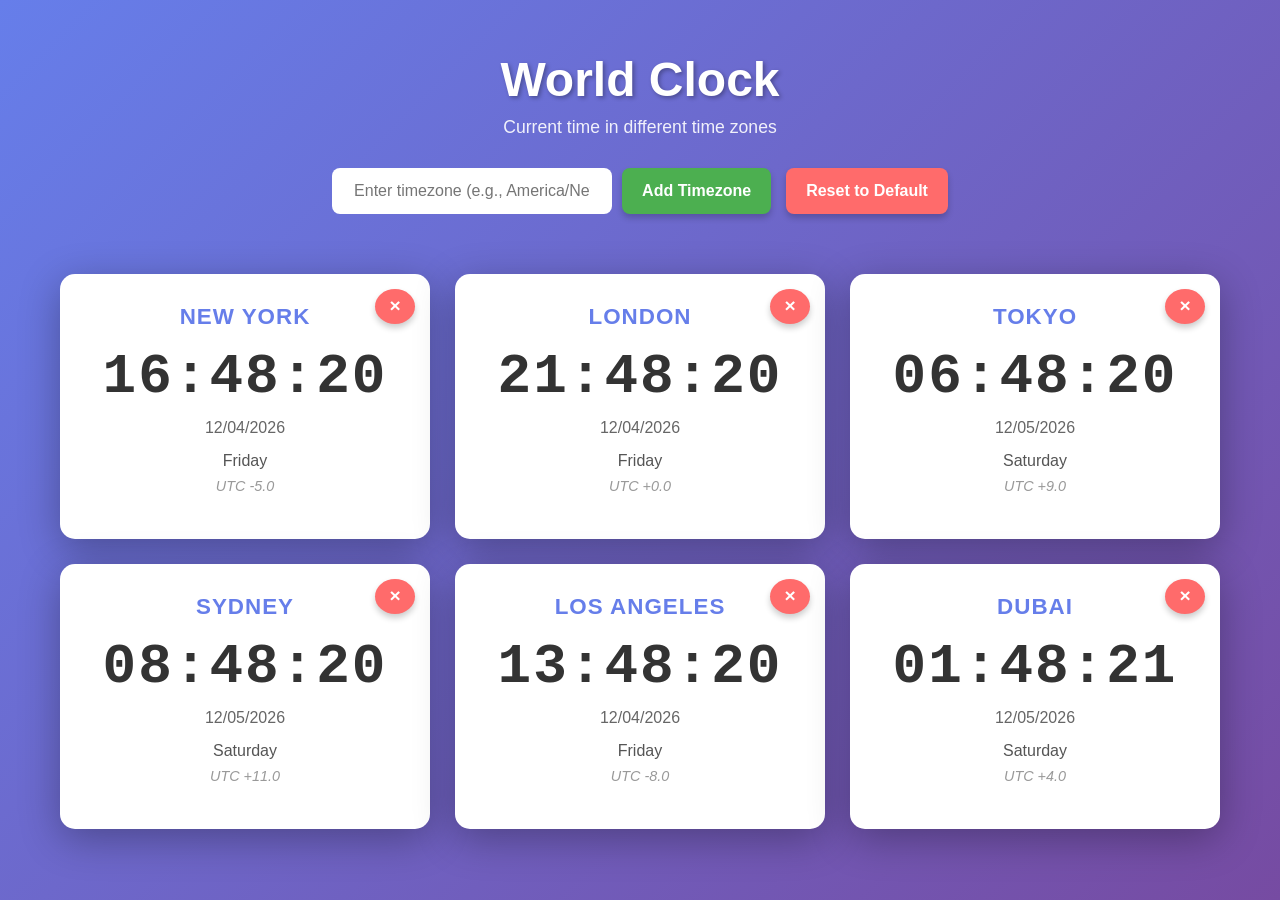
<file: index.html>
<!DOCTYPE html>
<html lang="en">
<head>
    <meta charset="UTF-8">
    <meta name="viewport" content="width=device-width, initial-scale=1.0">
    <title>Multi-Timezone Digital Clock</title>
    <link rel="stylesheet" href="styles.css">
</head>
<body>
    <div class="container">
        <h1>World Clock</h1>
        <p class="subtitle">Current time in different time zones</p>
        
        <div class="controls">
            <div class="timezone-input">
                <input type="text" id="timezoneInput" placeholder="Enter timezone (e.g., America/New_York)">
                <button id="addBtn">Add Timezone</button>
            </div>
            <button id="resetBtn" class="reset-btn">Reset to Default</button>
        </div>

        <div class="clock-container" id="clockContainer">
            <!-- Clocks will be dynamically added here -->
        </div>
    </div>

    <script src="script.js"></script>
</body>
</html>
</file>
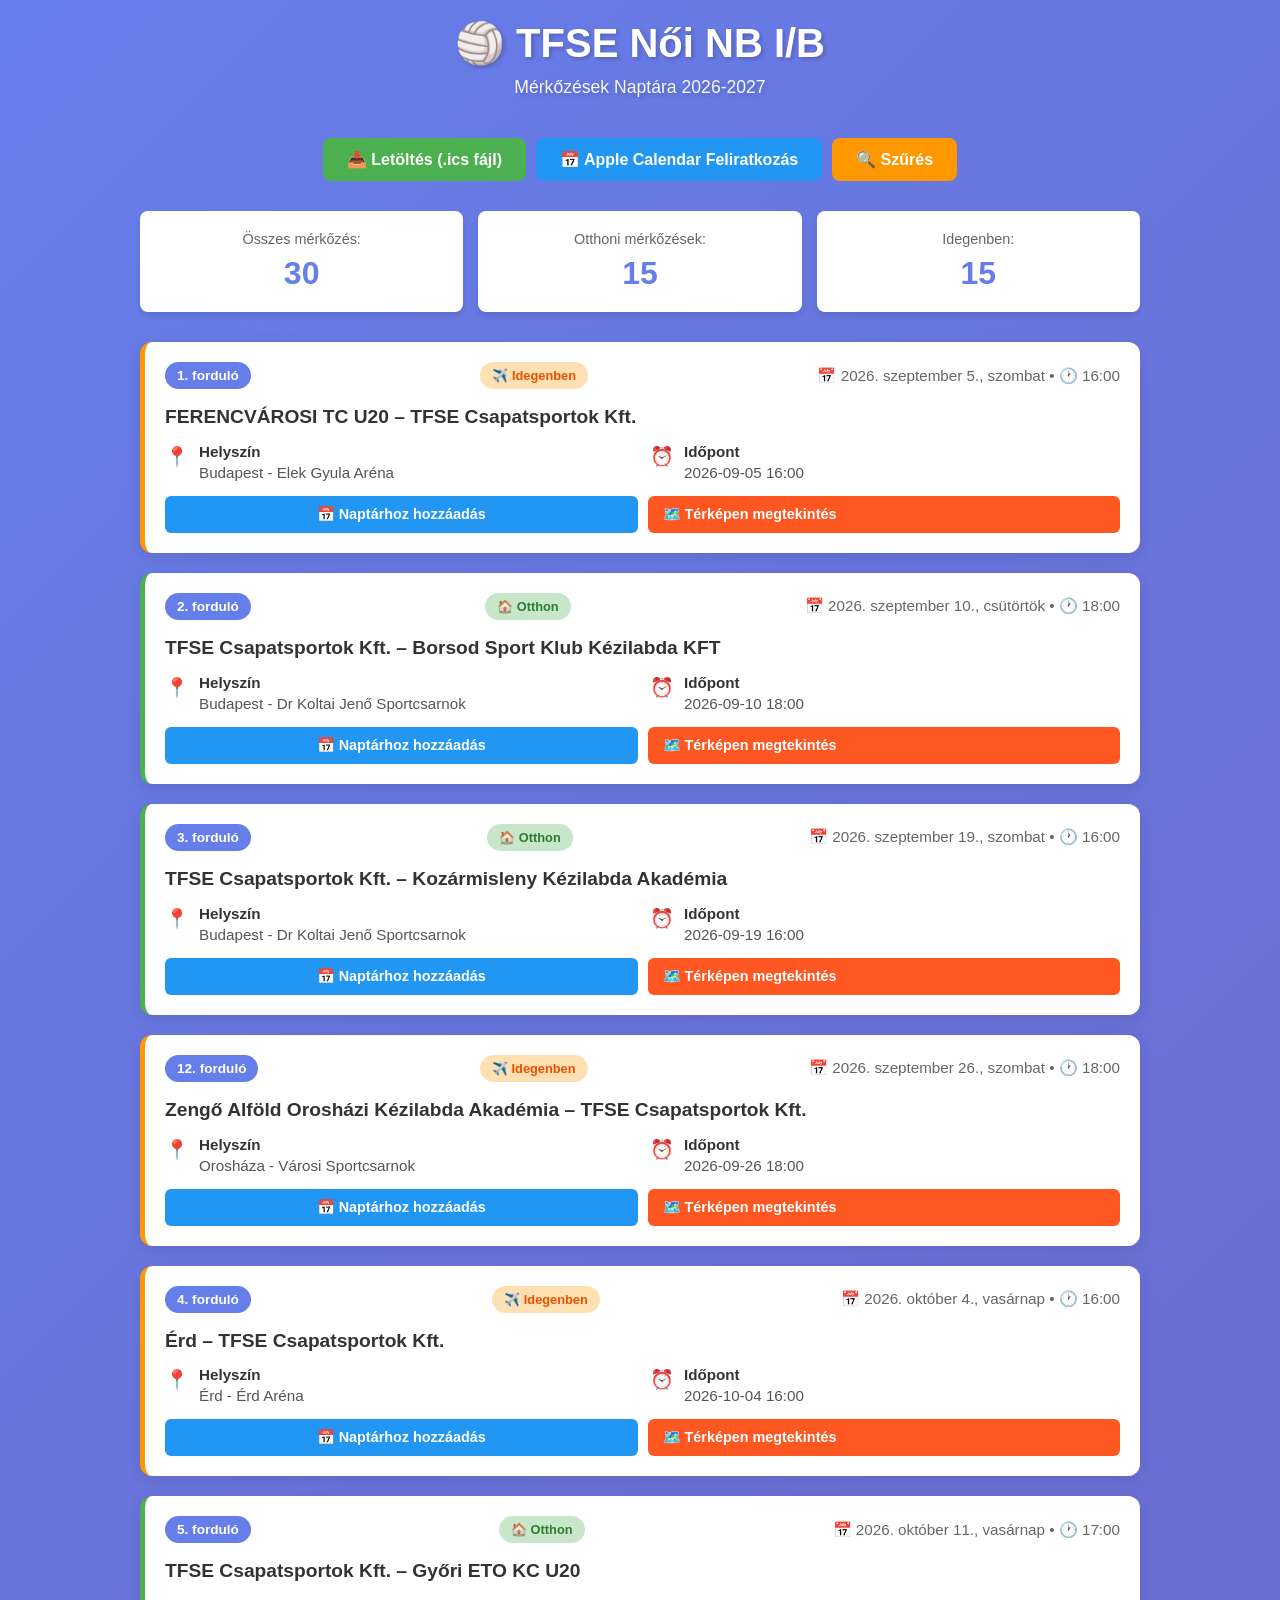
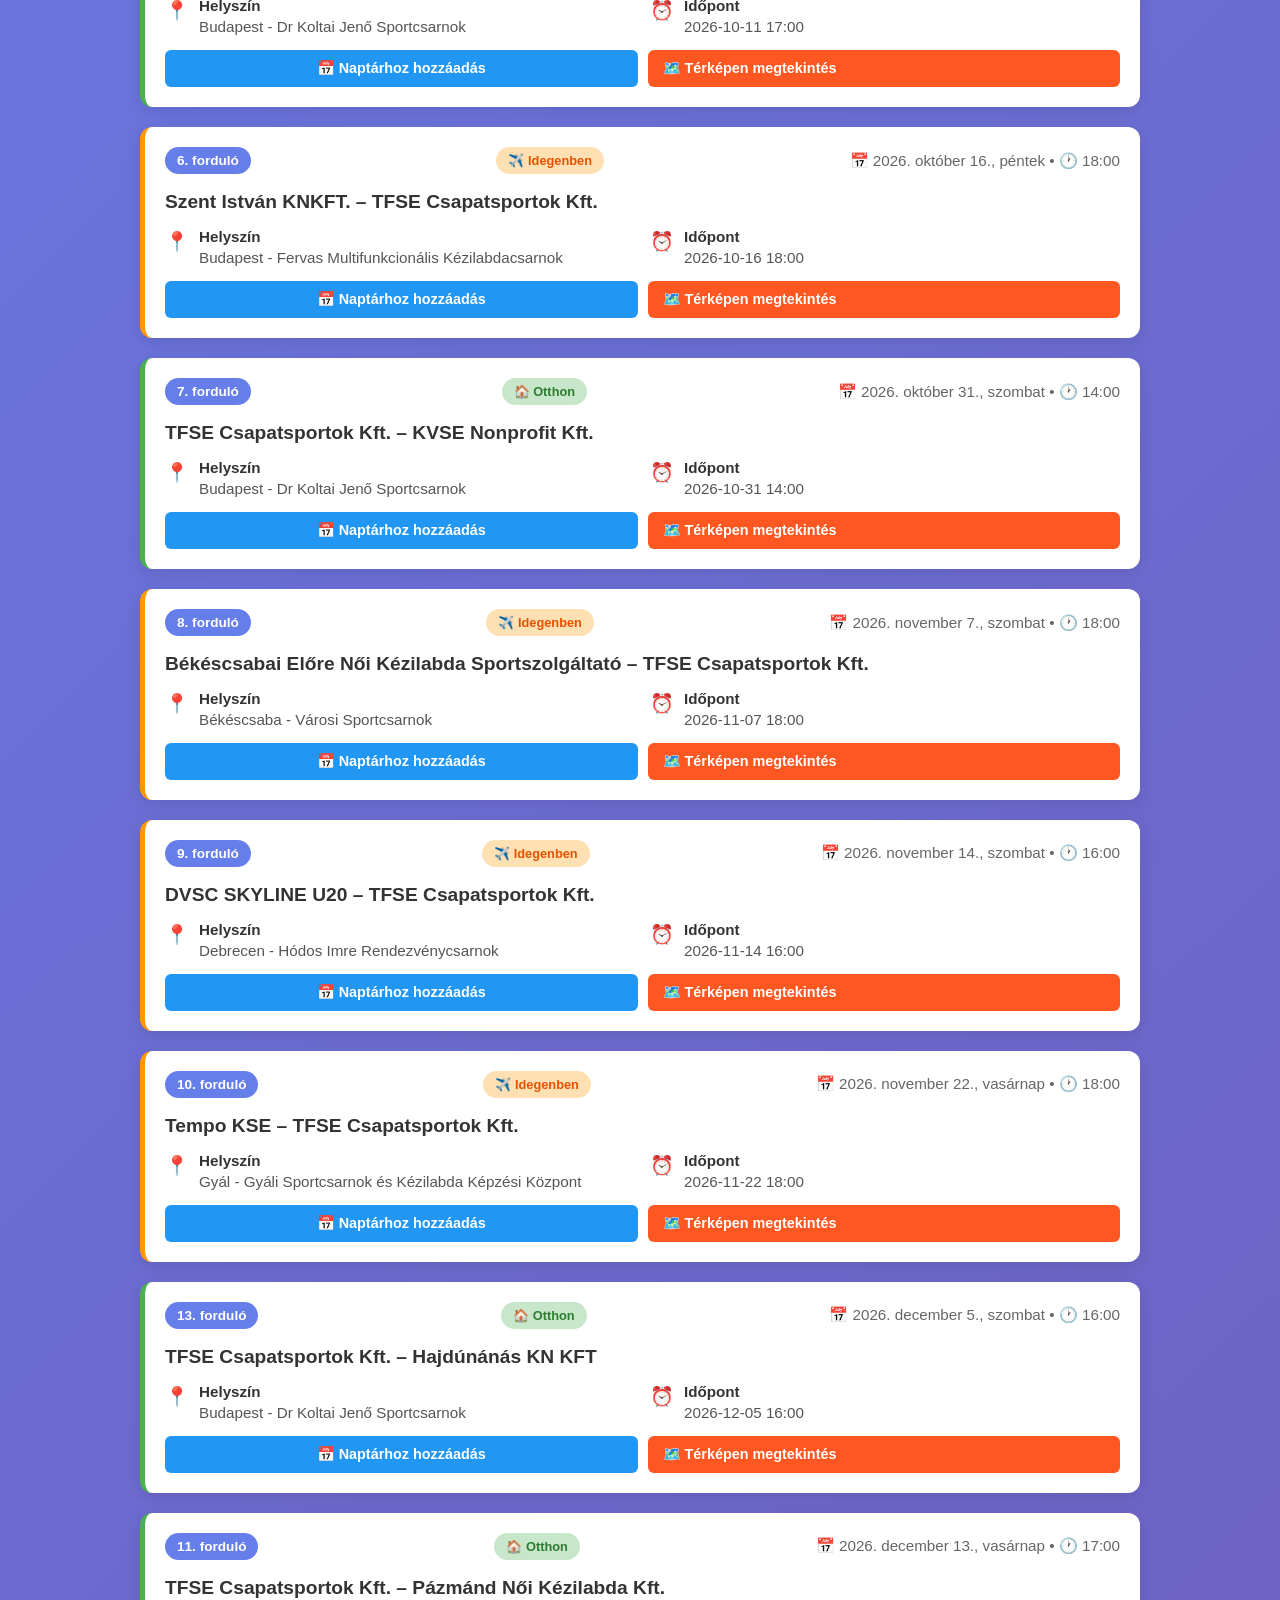
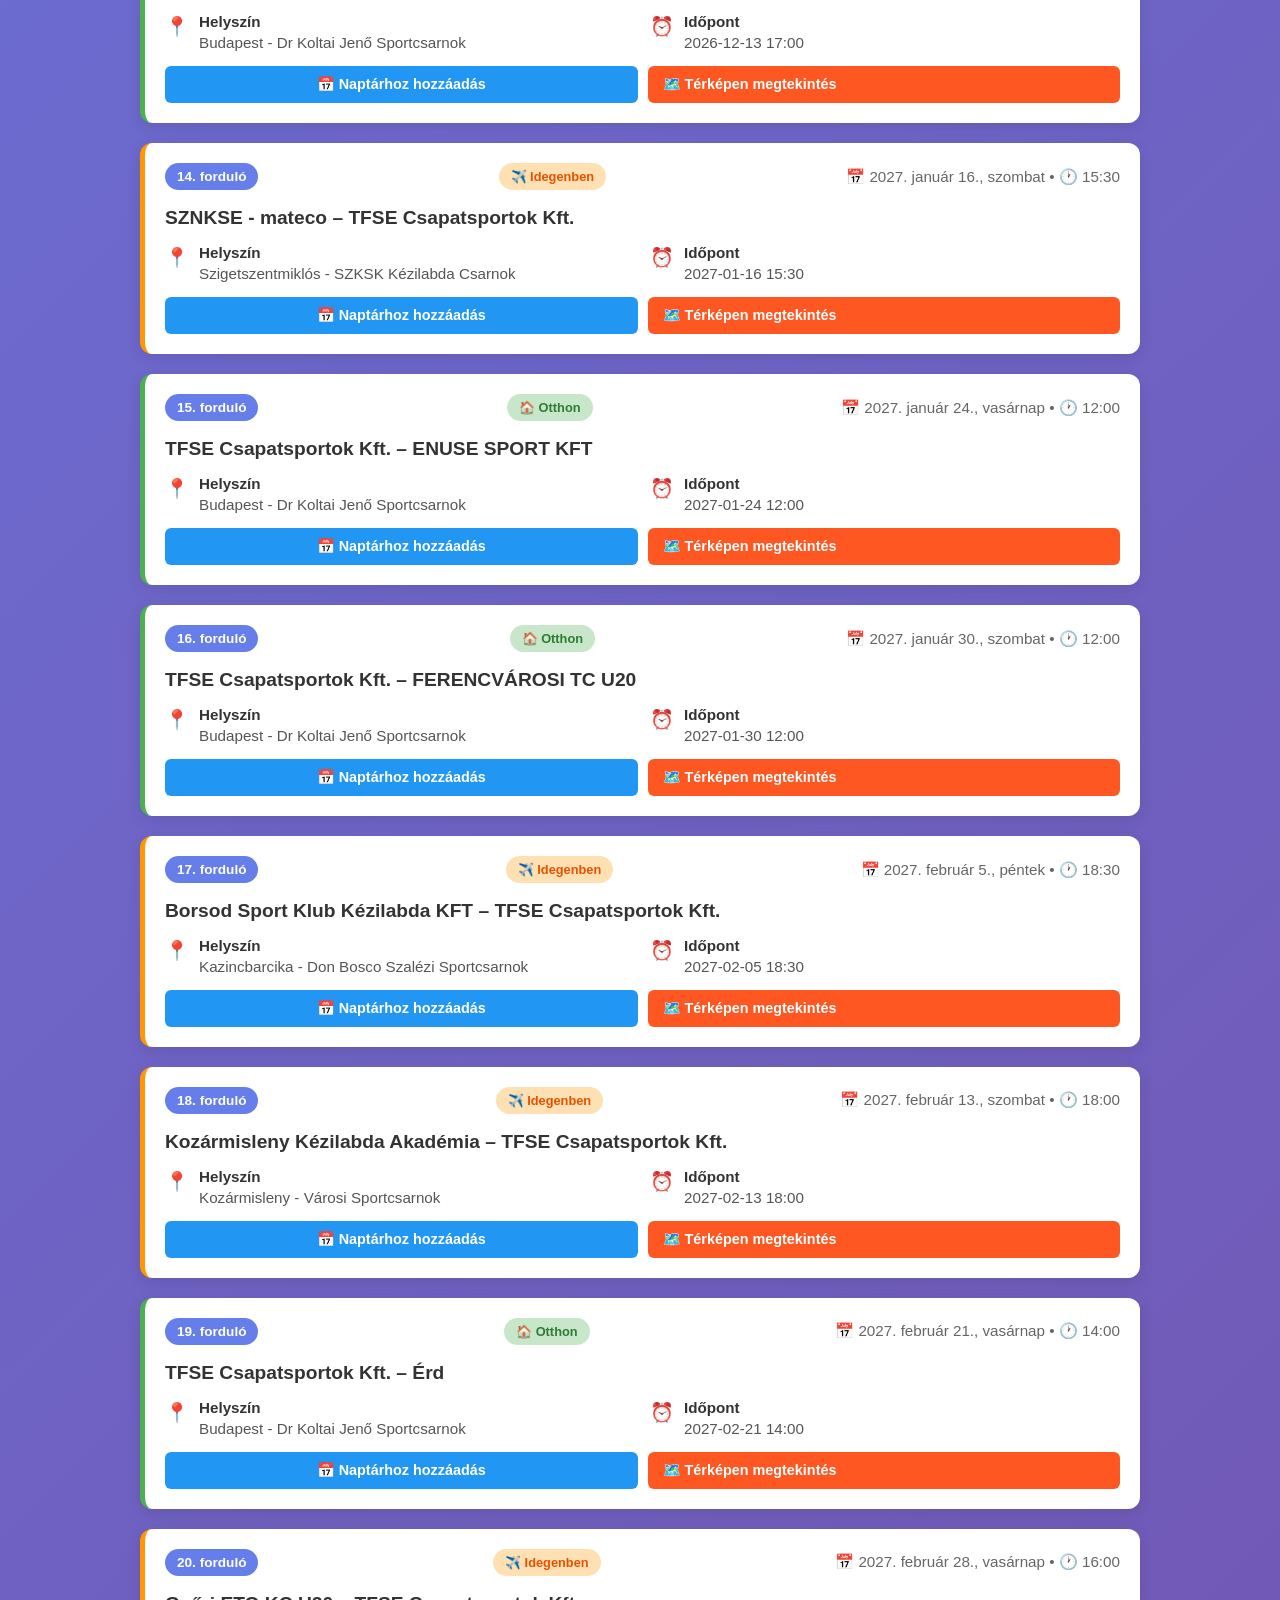
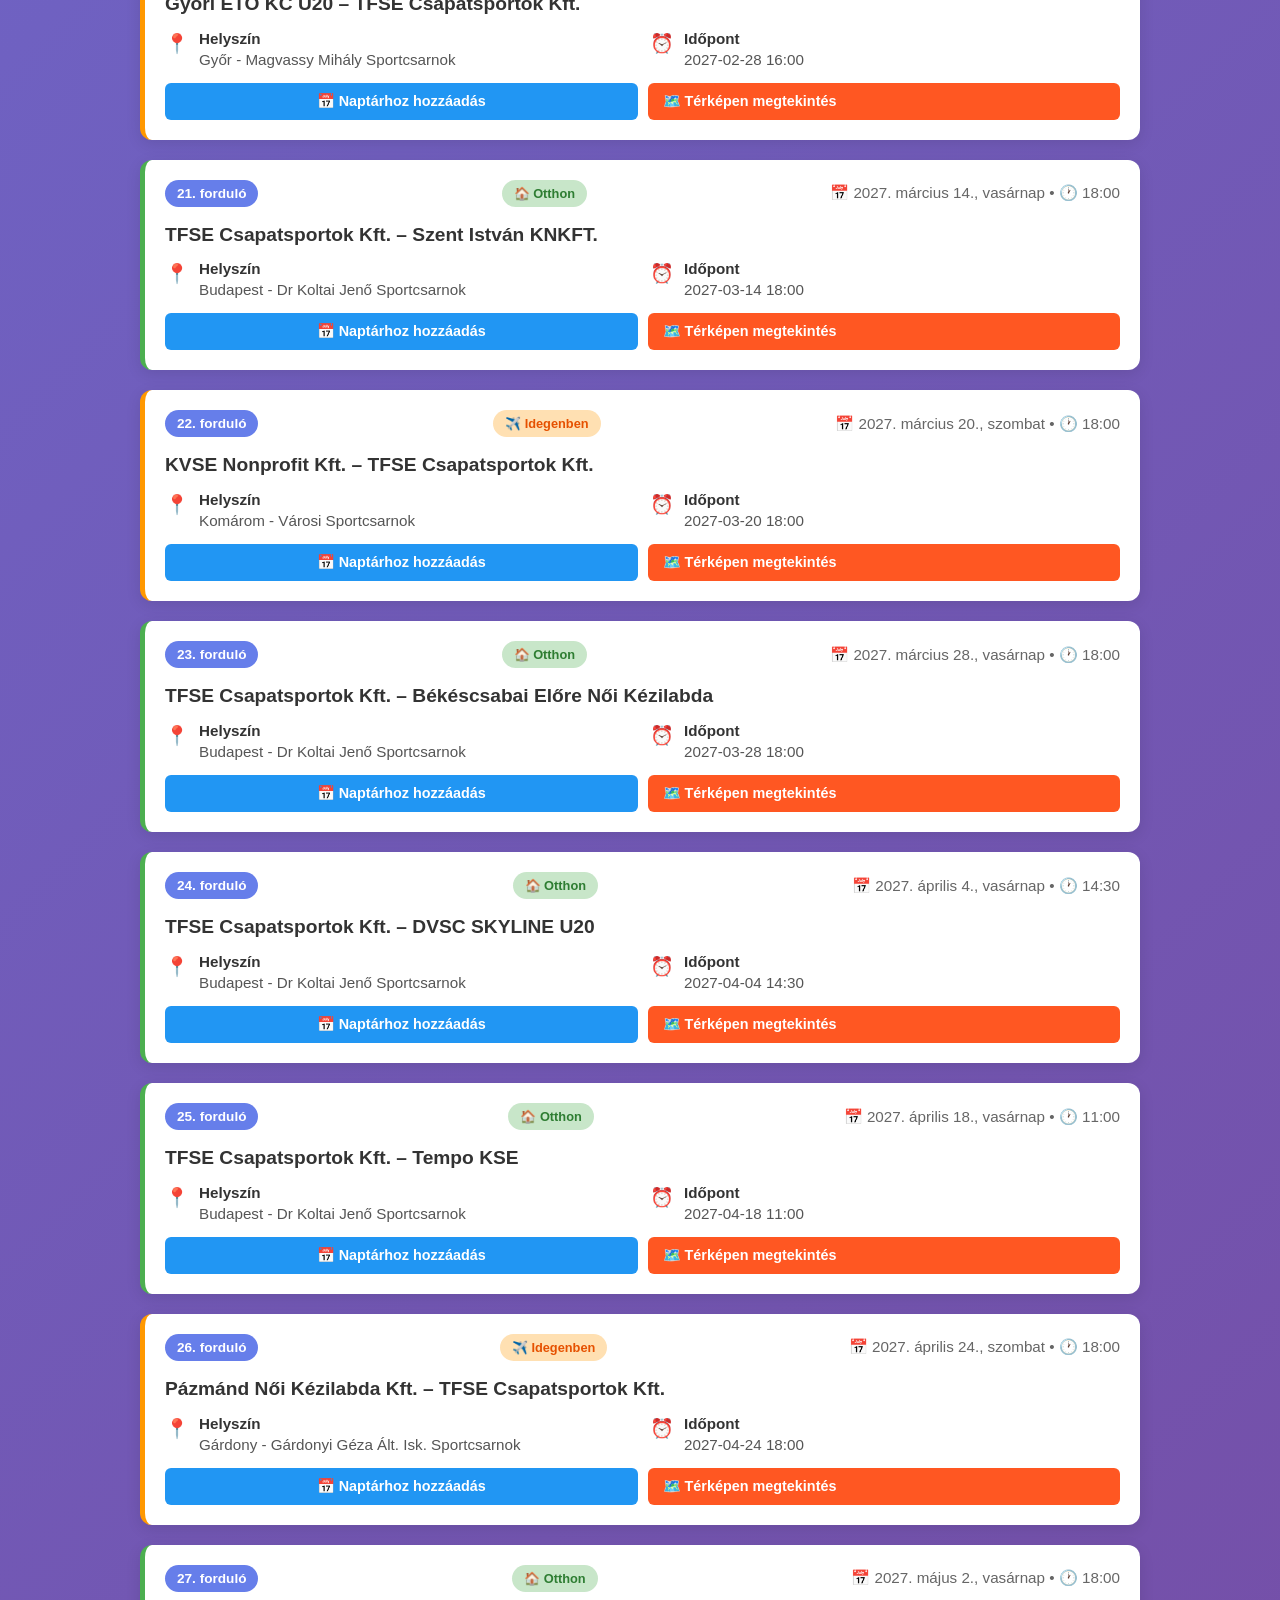
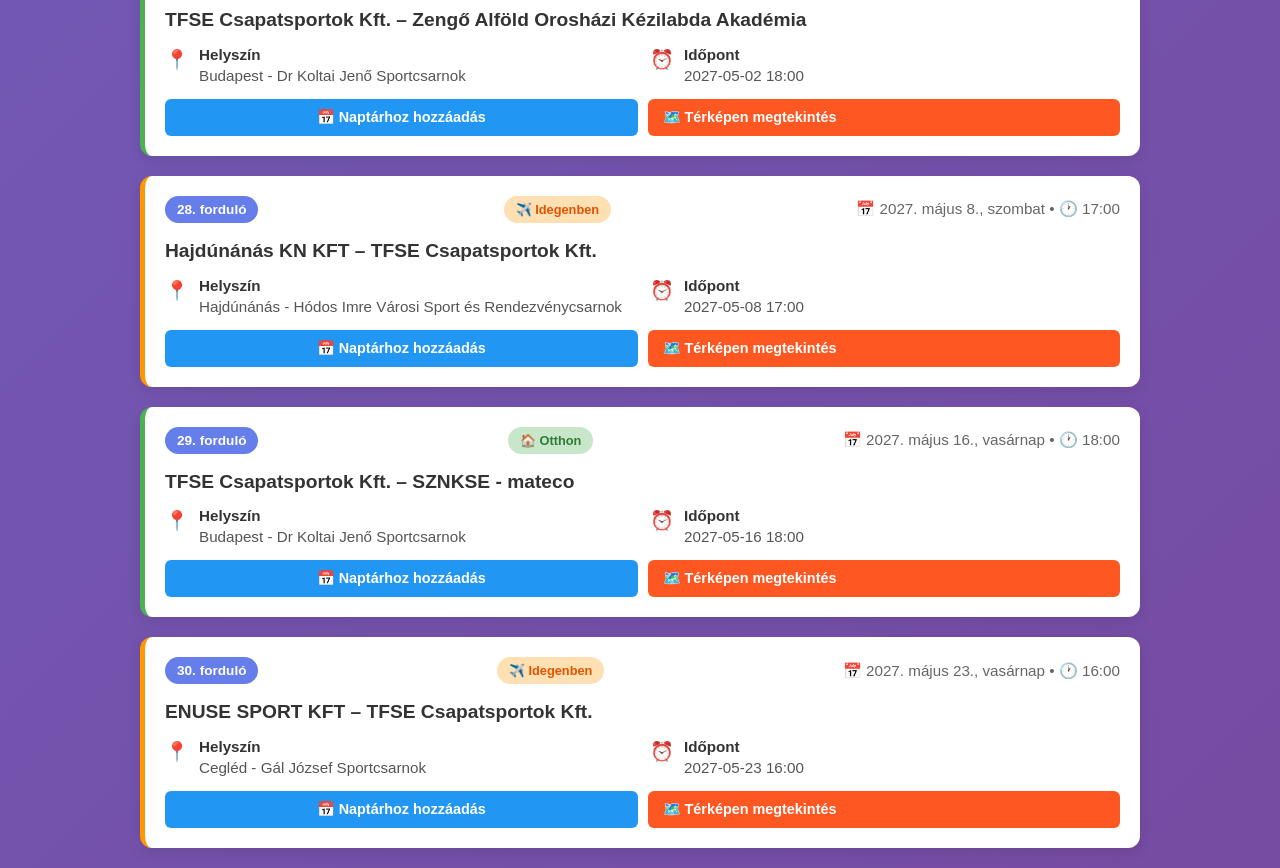
<file: tfse-calendar.html>
<!DOCTYPE html>
<html lang="en">
<head>
    <meta charset="UTF-8">
    <meta name="viewport" content="width=device-width, initial-scale=1.0">
    <title>TFSE Női NB I/B Mérkőzések Naptár</title>
    <link rel="stylesheet" href="calendar-styles.css">
</head>
<body>
    <div class="container">
        <div class="header">
            <h1>🏐 TFSE Női NB I/B</h1>
            <p class="subtitle">Mérkőzések Naptára 2026-2027</p>
        </div>

        <div class="controls">
            <div class="button-group">
                <a href="tfse-calendar.ics" download="TFSE-NB1B-Matches.ics" class="btn btn-download">
                    📥 Letöltés (.ics fájl)
                </a>
                <button class="btn btn-subscribe" id="subscribeBtn">
                    📅 Apple Calendar Feliratkozás
                </button>
                <button class="btn btn-filter" id="filterBtn">
                    🔍 Szűrés
                </button>
            </div>
            
            <div class="filter-panel" id="filterPanel" style="display: none;">
                <input type="text" id="searchInput" placeholder="Keresés csapatnév, hely...">
                <select id="monthFilter">
                    <option value="">Összes hónap</option>
                    <option value="2026-09">2026 szeptember</option>
                    <option value="2026-10">2026 október</option>
                    <option value="2026-11">2026 november</option>
                    <option value="2026-12">2026 december</option>
                    <option value="2027-01">2027 január</option>
                    <option value="2027-02">2027 február</option>
                    <option value="2027-03">2027 március</option>
                    <option value="2027-04">2027 április</option>
                    <option value="2027-05">2027 május</option>
                </select>
            </div>
        </div>

        <div class="stats">
            <div class="stat-item">
                <span class="stat-label">Összes mérkőzés:</span>
                <span class="stat-value" id="matchCount">30</span>
            </div>
            <div class="stat-item">
                <span class="stat-label">Otthoni mérkőzések:</span>
                <span class="stat-value" id="homeCount">0</span>
            </div>
            <div class="stat-item">
                <span class="stat-label">Idegenben:</span>
                <span class="stat-value" id="awayCount">0</span>
            </div>
        </div>

        <div class="matches-container" id="matchesContainer">
            <!-- Matches will be dynamically loaded here -->
        </div>
    </div>

    <script src="calendar-script.js"></script>
</body>
</html>
</file>
<file: styles.css>
* {
    margin: 0;
    padding: 0;
    box-sizing: border-box;
}

body {
    font-family: 'Segoe UI', Tahoma, Geneva, Verdana, sans-serif;
    background: linear-gradient(135deg, #667eea 0%, #764ba2 100%);
    min-height: 100vh;
    display: flex;
    justify-content: center;
    align-items: center;
    padding: 20px;
}

.container {
    width: 100%;
    max-width: 1200px;
}

h1 {
    text-align: center;
    color: white;
    font-size: 3em;
    margin-bottom: 10px;
    text-shadow: 2px 2px 4px rgba(0, 0, 0, 0.3);
}

.subtitle {
    text-align: center;
    color: rgba(255, 255, 255, 0.9);
    font-size: 1.1em;
    margin-bottom: 30px;
}

.controls {
    display: flex;
    gap: 15px;
    justify-content: center;
    margin-bottom: 40px;
    flex-wrap: wrap;
}

.timezone-input {
    display: flex;
    gap: 10px;
}

input[type="text"],
button {
    padding: 12px 20px;
    border: none;
    border-radius: 8px;
    font-size: 1em;
    cursor: pointer;
    transition: all 0.3s ease;
}

input[type="text"] {
    background: white;
    color: #333;
    width: 280px;
    border: 2px solid transparent;
}

input[type="text"]:focus {
    outline: none;
    border-color: #667eea;
    box-shadow: 0 0 10px rgba(102, 126, 234, 0.3);
}

button {
    background: #4CAF50;
    color: white;
    font-weight: 600;
    box-shadow: 0 4px 6px rgba(0, 0, 0, 0.2);
}

button:hover {
    background: #45a049;
    transform: translateY(-2px);
    box-shadow: 0 6px 12px rgba(0, 0, 0, 0.3);
}

button:active {
    transform: translateY(0);
}

.reset-btn {
    background: #FF6B6B;
}

.reset-btn:hover {
    background: #ee5a52;
}

.clock-container {
    display: grid;
    grid-template-columns: repeat(auto-fit, minmax(300px, 1fr));
    gap: 25px;
    padding: 20px;
}

.clock {
    background: white;
    border-radius: 15px;
    padding: 30px;
    box-shadow: 0 10px 40px rgba(0, 0, 0, 0.3);
    text-align: center;
    transition: transform 0.3s ease, box-shadow 0.3s ease;
    position: relative;
}

.clock:hover {
    transform: translateY(-5px);
    box-shadow: 0 15px 50px rgba(0, 0, 0, 0.4);
}

.timezone-name {
    font-size: 1.4em;
    font-weight: 700;
    color: #667eea;
    margin-bottom: 15px;
    text-transform: uppercase;
    letter-spacing: 1px;
}

.time-display {
    font-size: 3.5em;
    font-weight: bold;
    color: #333;
    font-family: 'Courier New', monospace;
    margin-bottom: 10px;
    letter-spacing: 2px;
}

.date-display {
    font-size: 1em;
    color: #666;
    margin-bottom: 15px;
}

.timezone-offset {
    font-size: 0.9em;
    color: #999;
    margin-bottom: 15px;
    font-style: italic;
}

.remove-btn {
    position: absolute;
    top: 15px;
    right: 15px;
    background: #FF6B6B;
    color: white;
    border: none;
    border-radius: 50%;
    width: 35px;
    height: 35px;
    cursor: pointer;
    font-size: 1.2em;
    display: flex;
    align-items: center;
    justify-content: center;
    transition: all 0.3s ease;
}

.remove-btn:hover {
    background: #ee5a52;
    transform: scale(1.1);
}

.day-of-week {
    font-size: 1em;
    color: #555;
    font-weight: 500;
    margin-bottom: 8px;
}

.empty-message {
    grid-column: 1 / -1;
    text-align: center;
    color: white;
    font-size: 1.3em;
    padding: 40px;
    background: rgba(255, 255, 255, 0.1);
    border-radius: 15px;
    backdrop-filter: blur(10px);
}

@media (max-width: 600px) {
    h1 {
        font-size: 2em;
    }

    .clock-container {
        grid-template-columns: 1fr;
    }

    .timezone-input {
        flex-direction: column;
        width: 100%;
    }

    input[type="text"] {
        width: 100%;
    }

    .time-display {
        font-size: 2.5em;
    }
}
</file>
<file: calendar-styles.css>
* {
    margin: 0;
    padding: 0;
    box-sizing: border-box;
}

body {
    font-family: -apple-system, BlinkMacSystemFont, 'Segoe UI', Roboto, Oxygen, Ubuntu, Cantarell, sans-serif;
    background: linear-gradient(135deg, #667eea 0%, #764ba2 100%);
    min-height: 100vh;
    padding: 20px;
}

.container {
    max-width: 1000px;
    margin: 0 auto;
}

.header {
    text-align: center;
    color: white;
    margin-bottom: 40px;
    text-shadow: 2px 2px 4px rgba(0, 0, 0, 0.2);
}

.header h1 {
    font-size: 2.5em;
    margin-bottom: 10px;
}

.subtitle {
    font-size: 1.1em;
    opacity: 0.95;
}

.controls {
    margin-bottom: 30px;
}

.button-group {
    display: flex;
    gap: 10px;
    flex-wrap: wrap;
    justify-content: center;
    margin-bottom: 20px;
}

.btn {
    padding: 12px 24px;
    border: none;
    border-radius: 8px;
    font-size: 1em;
    font-weight: 600;
    cursor: pointer;
    transition: all 0.3s ease;
    text-decoration: none;
    display: inline-block;
}

.btn-download {
    background: #4CAF50;
    color: white;
}

.btn-download:hover {
    background: #45a049;
    transform: translateY(-2px);
    box-shadow: 0 6px 12px rgba(0, 0, 0, 0.3);
}

.btn-subscribe {
    background: #2196F3;
    color: white;
}

.btn-subscribe:hover {
    background: #0b7dda;
    transform: translateY(-2px);
    box-shadow: 0 6px 12px rgba(0, 0, 0, 0.3);
}

.btn-filter {
    background: #FF9800;
    color: white;
}

.btn-filter:hover {
    background: #e68900;
    transform: translateY(-2px);
    box-shadow: 0 6px 12px rgba(0, 0, 0, 0.3);
}

.filter-panel {
    background: white;
    padding: 20px;
    border-radius: 8px;
    box-shadow: 0 4px 6px rgba(0, 0, 0, 0.1);
    display: flex;
    gap: 15px;
    flex-wrap: wrap;
}

#searchInput,
#monthFilter {
    padding: 10px 15px;
    border: 2px solid #ddd;
    border-radius: 6px;
    font-size: 1em;
    flex: 1;
    min-width: 200px;
}

#searchInput:focus,
#monthFilter:focus {
    outline: none;
    border-color: #667eea;
    box-shadow: 0 0 10px rgba(102, 126, 234, 0.3);
}

.stats {
    display: grid;
    grid-template-columns: repeat(auto-fit, minmax(200px, 1fr));
    gap: 15px;
    margin-bottom: 30px;
}

.stat-item {
    background: white;
    padding: 20px;
    border-radius: 8px;
    box-shadow: 0 4px 6px rgba(0, 0, 0, 0.1);
    text-align: center;
}

.stat-label {
    display: block;
    font-size: 0.9em;
    color: #666;
    margin-bottom: 8px;
}

.stat-value {
    display: block;
    font-size: 2em;
    font-weight: bold;
    color: #667eea;
}

.matches-container {
    display: grid;
    gap: 20px;
}

.match-card {
    background: white;
    border-radius: 12px;
    padding: 20px;
    box-shadow: 0 4px 15px rgba(0, 0, 0, 0.1);
    transition: all 0.3s ease;
    border-left: 5px solid #667eea;
}

.match-card:hover {
    transform: translateY(-3px);
    box-shadow: 0 8px 25px rgba(0, 0, 0, 0.2);
}

.match-card.home {
    border-left-color: #4CAF50;
}

.match-card.away {
    border-left-color: #FF9800;
}

.match-header {
    display: flex;
    justify-content: space-between;
    align-items: center;
    margin-bottom: 15px;
    flex-wrap: wrap;
    gap: 10px;
}

.match-round {
    background: #667eea;
    color: white;
    padding: 6px 12px;
    border-radius: 20px;
    font-size: 0.85em;
    font-weight: 600;
}

.match-badge {
    font-size: 0.8em;
    padding: 6px 12px;
    border-radius: 20px;
    font-weight: 600;
}

.badge-home {
    background: #c8e6c9;
    color: #2e7d32;
}

.badge-away {
    background: #ffe0b2;
    color: #e65100;
}

.match-date {
    font-size: 0.95em;
    color: #666;
    display: flex;
    align-items: center;
    gap: 8px;
}

.match-summary {
    font-size: 1.2em;
    font-weight: 600;
    color: #333;
    margin-bottom: 12px;
    line-height: 1.4;
}

.match-details {
    display: grid;
    grid-template-columns: 1fr 1fr;
    gap: 15px;
    margin-bottom: 15px;
}

.detail-item {
    display: flex;
    align-items: flex-start;
    gap: 10px;
}

.detail-icon {
    font-size: 1.2em;
    margin-top: 2px;
}

.detail-text {
    font-size: 0.95em;
    color: #555;
}

.detail-text strong {
    color: #333;
    display: block;
    margin-bottom: 4px;
}

.match-actions {
    display: flex;
    gap: 10px;
    flex-wrap: wrap;
}

.action-btn {
    flex: 1;
    min-width: 150px;
    padding: 10px 15px;
    border: none;
    border-radius: 6px;
    font-size: 0.9em;
    font-weight: 600;
    cursor: pointer;
    transition: all 0.3s ease;
    text-decoration: none;
}

.btn-add-calendar {
    background: #2196F3;
    color: white;
}

.btn-add-calendar:hover {
    background: #0b7dda;
}

.btn-add-maps {
    background: #FF5722;
    color: white;
}

.btn-add-maps:hover {
    background: #e64a19;
}

.empty-state {
    text-align: center;
    padding: 40px 20px;
    color: white;
}

.empty-state h2 {
    font-size: 1.5em;
    margin-bottom: 10px;
}

@media (max-width: 768px) {
    .header h1 {
        font-size: 1.8em;
    }

    .button-group {
        flex-direction: column;
    }

    .btn {
        width: 100%;
    }

    .filter-panel {
        flex-direction: column;
    }

    #searchInput,
    #monthFilter {
        width: 100%;
    }

    .match-header {
        flex-direction: column;
        align-items: flex-start;
    }

    .match-details {
        grid-template-columns: 1fr;
    }

    .match-actions {
        flex-direction: column;
    }

    .action-btn {
        width: 100%;
    }

    .stats {
        grid-template-columns: 1fr;
    }
}
</file>
